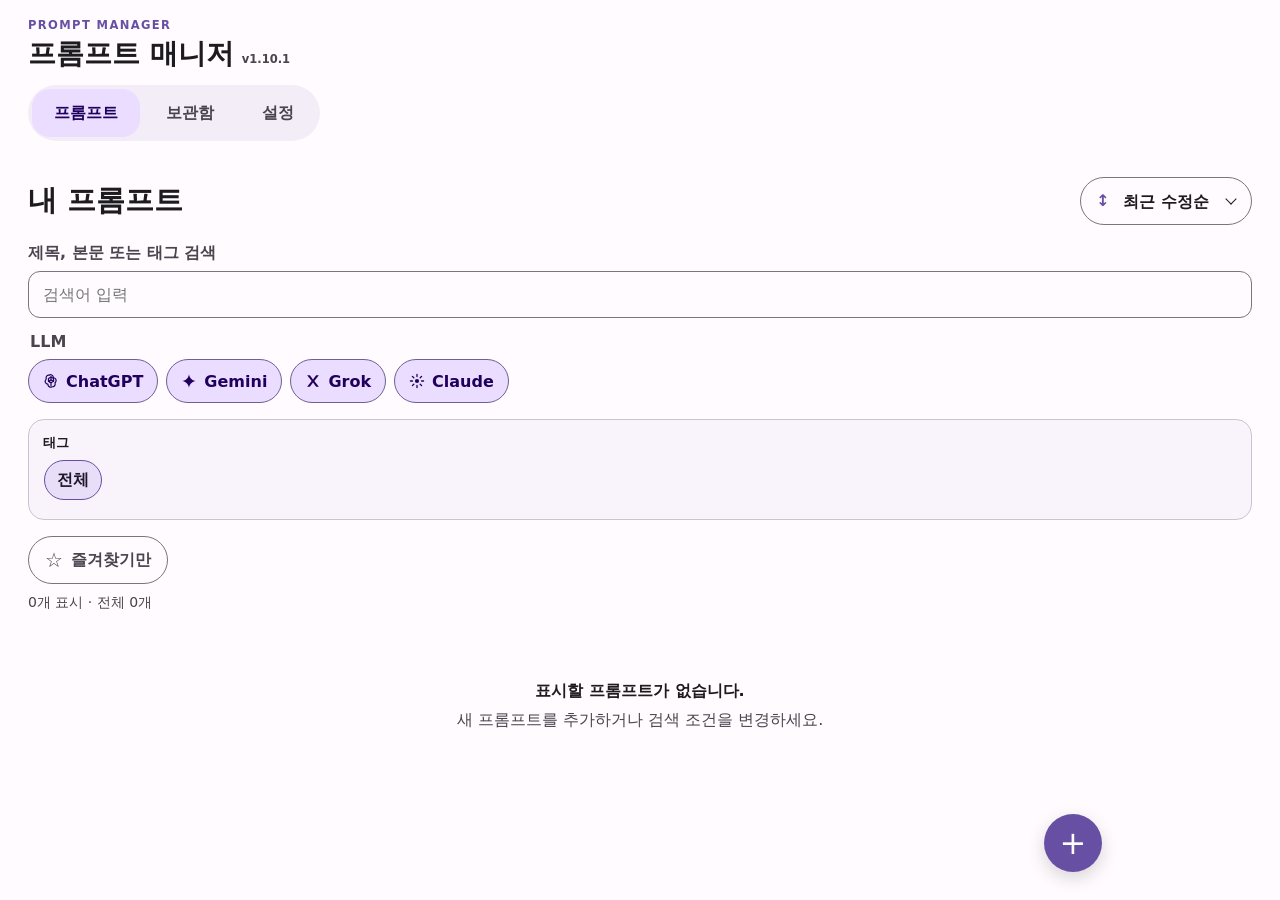
<file: index.html>
<!doctype html>
<html lang="ko">
<head>
  <meta charset="UTF-8">
  <meta name="viewport" content="width=device-width, initial-scale=1, viewport-fit=cover">
  <meta name="theme-color" content="#6750a4">
  <meta name="description" content="여러 LLM의 프롬프트를 기기 안에 저장하고 관리하는 오프라인 PWA">
  <meta name="apple-mobile-web-app-capable" content="yes">
  <meta name="apple-mobile-web-app-status-bar-style" content="default">
  <meta name="apple-mobile-web-app-title" content="프롬프트 매니저">
  <title>Prompt Manager</title>
  <link rel="manifest" href="./manifest.webmanifest?v=1.10.1">
  <link rel="icon" href="./icons/icon.svg" type="image/svg+xml">
  <link rel="apple-touch-icon" href="./icons/icon.svg">
  <link rel="stylesheet" href="./styles.css?v=1.10.1">
  <link rel="stylesheet" href="./fixes.css?v=1.10.1">
  <link rel="stylesheet" href="./detail-layout.css?v=1.10.1">
  <link rel="stylesheet" href="./archive-grouping.css?v=1.10.1" data-archive-grouping-style>
  <link rel="stylesheet" href="./image-viewer-fit.css?v=1.10.1">
  <link rel="stylesheet" href="./tag-ui-fixes.css?v=1.10.1">
  <link rel="stylesheet" href="./favorite-editor-ui.css?v=1.10.1">
</head>
<body>
  <div class="app-shell">
    <header class="top-app-bar">
      <div>
        <p class="eyebrow">Prompt Manager</p>
        <div class="app-title-row">
          <h1>프롬프트 매니저</h1>
          <span class="app-version-badge" aria-label="앱 버전 1.10.1">v1.10.1</span>
        </div>
      </div>
      <button id="installButton" class="icon-button hidden" type="button" aria-label="앱 설치" title="앱 설치">↓</button>
    </header>

    <nav class="navigation" aria-label="주요 화면">
      <button class="nav-item active" type="button" data-route="library" aria-current="page">보관함</button>
      <button class="nav-item" type="button" data-route="settings">설정</button>
    </nav>

    <main>
      <section id="libraryScreen" class="screen active" aria-labelledby="libraryHeading">
        <div class="screen-heading">
          <div>
            <h2 id="libraryHeading">내 프롬프트</h2>
            <p id="promptCount" class="supporting-text">0개</p>
          </div>
          <button id="addPromptButton" class="filled-button" type="button">새 프롬프트</button>
        </div>

        <div class="search-box">
          <label for="searchInput">제목, 본문 또는 태그 검색</label>
          <input id="searchInput" type="search" autocomplete="off" placeholder="검색어 입력">
        </div>

        <div class="filter-grid" aria-label="목록 필터와 정렬">
          <fieldset class="llm-filter-field">
            <legend>LLM</legend>
            <div id="llmFilterButtons" class="llm-filter-buttons" role="group" aria-label="LLM 조회 조건">
              <button class="llm-filter-button active" type="button" data-llm-filter="CHATGPT" aria-pressed="true">ChatGPT</button>
              <button class="llm-filter-button active" type="button" data-llm-filter="GEMINI" aria-pressed="true">Gemini</button>
              <button class="llm-filter-button active" type="button" data-llm-filter="GROK" aria-pressed="true">Grok</button>
              <button class="llm-filter-button active" type="button" data-llm-filter="CLAUDE" aria-pressed="true">Claude</button>
            </div>
            <select id="llmFilter" class="visually-hidden" tabindex="-1" aria-hidden="true">
              <option value="ALL" selected>전체</option>
            </select>
          </fieldset>
          <div class="list-options">
            <label class="sort-field">
              <span>정렬</span>
              <select id="sortOrder">
                <option value="UPDATED_DESC">최근 수정순</option>
                <option value="CREATED_DESC">최근 생성순</option>
                <option value="TITLE_ASC">제목순</option>
              </select>
            </label>
            <label class="checkbox-field">
              <input id="favoritesOnly" type="checkbox">
              <span>즐겨찾기만</span>
            </label>
          </div>
        </div>

        <div id="promptList" class="prompt-list" aria-live="polite"></div>
        <div id="emptyState" class="empty-state hidden">
          <strong>표시할 프롬프트가 없습니다.</strong>
          <p>새 프롬프트를 추가하거나 검색 조건을 변경하세요.</p>
        </div>
      </section>

      <section id="settingsScreen" class="screen" aria-labelledby="settingsHeading">
        <div class="screen-heading">
          <div>
            <h2 id="settingsHeading">설정</h2>
            <p class="supporting-text">데이터는 이 브라우저의 IndexedDB에만 저장됩니다.</p>
          </div>
        </div>

        <div class="settings-stack">
          <section class="card" aria-labelledby="themeHeading">
            <h3 id="themeHeading">테마</h3>
            <div class="radio-group">
              <label><input type="radio" name="theme" value="system" checked> 시스템 설정</label>
              <label><input type="radio" name="theme" value="light"> 라이트</label>
              <label><input type="radio" name="theme" value="dark"> 다크</label>
            </div>
          </section>

          <section class="card" aria-labelledby="llmSettingsHeading">
            <h3 id="llmSettingsHeading">LLM</h3>
            <p class="supporting-text">기본 LLM 외에 직접 사용할 LLM을 추가할 수 있습니다. 이름은 10자까지 입력할 수 있습니다.</p>
            <form id="customLlmForm" class="custom-llm-form">
              <label for="customLlmNameInput">
                <span>LLM 이름</span>
                <input id="customLlmNameInput" type="text" autocomplete="off" maxlength="10" placeholder="예: Perplexity" required>
              </label>
              <div class="custom-llm-form-row">
                <small id="customLlmNameCount">0 / 10자</small>
                <button class="filled-button" type="submit">추가</button>
              </div>
            </form>
            <div id="customLlmList" class="custom-llm-list" aria-live="polite"></div>
          </section>

          <section class="card" aria-labelledby="backupHeading">
            <h3 id="backupHeading">백업 및 복원</h3>
            <p class="supporting-text">첨부 이미지를 포함한 JSON 백업 파일을 정기적으로 보관하세요.</p>
            <div class="button-row wrap">
              <button id="exportButton" class="outlined-button" type="button">JSON 백업</button>
              <button id="restoreButton" class="outlined-button" type="button">JSON 복원</button>
            </div>
            <label>
              <span>복원 방식</span>
              <select id="restoreMode">
                <option value="DEDUPLICATE">중복 제외 후 추가</option>
                <option value="APPEND">기존 데이터에 추가</option>
                <option value="REPLACE">기존 데이터 삭제 후 전체 복원</option>
              </select>
            </label>
            <input id="restoreFileInput" class="visually-hidden" type="file" accept="application/json,.json">
          </section>

          <section class="card" aria-labelledby="storageHeading">
            <h3 id="storageHeading">로컬 저장소</h3>
            <p id="storageSummary" class="supporting-text">저장소 정보를 불러오는 중입니다.</p>
            <button id="persistStorageButton" class="outlined-button" type="button">저장소 유지 요청</button>
          </section>

          <section class="card" aria-labelledby="aboutHeading">
            <h3 id="aboutHeading">앱 정보</h3>
            <dl class="info-list">
              <div><dt>버전</dt><dd>v1.10.1</dd></div>
              <div><dt>지원 LLM</dt><dd id="supportedLlmsValue">ChatGPT · Gemini · Grok · Claude</dd></div>
              <div><dt>네트워크 전송</dt><dd>없음</dd></div>
              <div><dt>데이터 위치</dt><dd>현재 기기 브라우저</dd></div>
            </dl>
          </section>
        </div>
      </section>
    </main>
  </div>

  <dialog id="editorDialog" class="dialog">
    <form id="promptForm" method="dialog">
      <div class="dialog-header">
        <div>
          <p class="eyebrow">Prompt Editor</p>
          <h2 id="editorTitle">새 프롬프트</h2>
        </div>
        <button id="closeEditorButton" class="icon-button" type="button" aria-label="편집 닫기">×</button>
      </div>
      <div class="dialog-content form-card">
        <div class="editor-options-row">
          <label class="editor-llm-field">
            <span>LLM 종류</span>
            <select id="promptLlm" required>
              <option value="CHATGPT">ChatGPT</option>
              <option value="GEMINI">Gemini</option>
              <option value="GROK">Grok</option>
              <option value="CLAUDE">Claude</option>
            </select>
          </label>
        </div>
        <input id="promptFavoriteInput" class="visually-hidden" type="checkbox" tabindex="-1" aria-hidden="true">
        <label>
          <span>제목</span>
          <input id="promptTitleInput" type="text" autocomplete="off" maxlength="50" required>
          <small id="titleCount">0 / 50자</small>
        </label>
        <div class="content-editor-field">
          <div class="field-label-row">
            <label for="promptContentInput">본문</label>
            <div class="field-action-buttons" aria-label="본문 입력 도구">
              <button id="clearPromptContentButton" class="field-icon-button" type="button" aria-label="본문 전체 지우기" title="본문 전체 지우기">
                <svg viewBox="0 0 24 24" aria-hidden="true" focusable="false">
                  <path d="M4 7h16M9 7V4h6v3M7 7l1 13h8l1-13M10 11v5M14 11v5"></path>
                </svg>
              </button>
              <button id="pastePromptContentButton" class="field-icon-button" type="button" aria-label="클립보드 내용 붙여넣기" title="클립보드 내용 붙여넣기">
                <svg viewBox="0 0 24 24" aria-hidden="true" focusable="false">
                  <path d="M9 5h6M9 3h6v4H9zM8 5H6a2 2 0 0 0-2 2v12a2 2 0 0 0 2 2h8M16 13v8M12 17h8"></path>
                </svg>
              </button>
            </div>
          </div>
          <textarea id="promptContentInput" rows="7" required></textarea>
        </div>

        <section class="image-attachment-field" aria-labelledby="imageAttachmentLabel">
          <div class="image-attachment-header">
            <div>
              <span id="imageAttachmentLabel">이미지 첨부</span>
              <small id="editorImageCount">0 / 20장</small>
              <small class="image-attachment-hint">드래그로 순서 변경 · 눌러 상세 보기</small>
            </div>
            <button id="addPromptImagesButton" class="outlined-button compact-button" type="button">이미지 추가</button>
          </div>
          <input id="promptImageInput" class="visually-hidden" type="file" accept="image/*" multiple>
          <div id="editorImageList" class="editor-image-list" aria-live="polite"></div>
          <p id="editorImageEmpty" class="image-empty-message">이미지를 최대 20장까지 첨부할 수 있습니다.</p>
        </section>
      </div>
      <div class="dialog-actions">
        <button id="cancelEditorButton" class="text-button" type="button">취소</button>
        <button class="filled-button" type="submit">저장</button>
      </div>
    </form>
  </dialog>

  <dialog id="detailDialog" class="dialog">
    <article>
      <div class="dialog-header">
        <div>
          <div class="detail-heading-meta">
            <span id="detailLlm" class="llm-badge">ChatGPT</span>
            <span id="detailVersion" class="prompt-version">v1</span>
          </div>
          <h2 id="detailTitle"></h2>
        </div>
        <button id="closeDetailButton" class="icon-button" type="button" aria-label="상세 닫기">×</button>
      </div>
      <div class="dialog-content">
        <p id="detailDates" class="supporting-text"></p>
        <pre id="detailContent" class="prompt-content"></pre>
        <section id="detailImagesSection" class="detail-images-section" aria-labelledby="detailImagesHeading" hidden>
          <h3 id="detailImagesHeading">첨부 이미지</h3>
          <div id="detailImageStrip" class="detail-image-strip" aria-label="첨부 이미지 썸네일"></div>
        </section>
      </div>
      <div class="dialog-actions spread">
        <button id="deletePromptButton" class="danger-button" type="button">삭제</button>
        <div class="button-row">
          <button id="favoritePromptButton" class="outlined-button" type="button">즐겨찾기</button>
          <button id="editPromptButton" class="filled-button" type="button">수정</button>
          <button id="copyPromptButton" class="outlined-button" type="button">복사</button>
          <button id="duplicatePromptButton" class="outlined-button" type="button">복제</button>
        </div>
      </div>
    </article>
  </dialog>

  <dialog id="imageViewerDialog" class="image-viewer-dialog" aria-label="첨부 이미지 확대 보기">
    <button id="closeImageViewerButton" class="image-viewer-close" type="button" aria-label="이미지 닫기" title="닫기">×</button>
    <div id="imageViewerStage" class="image-viewer-stage">
      <img id="imageViewerImage" alt="">
    </div>
    <p id="imageViewerCaption" class="image-viewer-caption" aria-hidden="true"></p>
  </dialog>

  <div id="snackbar" class="snackbar" role="status" aria-live="polite"></div>
  <script type="module" src="./update-manager.js?v=1.10.1"></script>
  <script type="module" src="./app.js?v=1.10.1"></script>
  <script type="module" src="./card-favorite.js?v=1.10.1"></script>
  <script type="module" src="./llm-filter.js?v=1.10.1"></script>
  <script type="module" src="./editor-tools.js?v=1.10.1"></script>
  <script type="module" src="./navigation.js?v=1.10.1"></script>
  <script type="module" src="./ui-enhancements.js?v=1.10.1"></script>
  <script type="module" src="./archive-llm-filter.js?v=1.10.1"></script>
  <script src="./version-display.js?v=1.10.1"></script>
</body>
</html>
</file>
<file: styles.css>
:root {
  color-scheme: light dark;
  --primary: #6750a4;
  --on-primary: #ffffff;
  --primary-container: #eaddff;
  --on-primary-container: #21005d;
  --surface: #fffbfe;
  --surface-container: #f3edf7;
  --surface-container-high: #ece6f0;
  --on-surface: #1d1b20;
  --on-surface-variant: #49454f;
  --outline: #79747e;
  --error: #b3261e;
  --shadow: rgba(0, 0, 0, 0.16);
  --radius: 18px;
  --safe-bottom: env(safe-area-inset-bottom, 0px);
  font-family: system-ui, -apple-system, BlinkMacSystemFont, "Segoe UI", sans-serif;
}

:root[data-theme="dark"] {
  --primary: #d0bcff;
  --on-primary: #381e72;
  --primary-container: #4f378b;
  --on-primary-container: #eaddff;
  --surface: #141218;
  --surface-container: #211f26;
  --surface-container-high: #2b2930;
  --on-surface: #e6e0e9;
  --on-surface-variant: #cac4d0;
  --outline: #938f99;
  --error: #f2b8b5;
  --shadow: rgba(0, 0, 0, 0.45);
}

* { box-sizing: border-box; }
html {
  max-width: 100%;
  overflow-x: hidden;
  background: var(--surface);
}
body {
  margin: 0;
  min-width: 280px;
  min-height: 100vh;
  background: var(--surface);
  color: var(--on-surface);
  max-width: 100%;
  overflow-x: hidden;
}
button, input, textarea, select { font: inherit; }
button { min-height: 48px; }
button, select, input, textarea { border-radius: 12px; }
button:focus-visible, input:focus-visible, textarea:focus-visible, select:focus-visible {
  outline: 3px solid color-mix(in srgb, var(--primary) 45%, transparent);
  outline-offset: 2px;
}

.app-shell { max-width: 980px; margin: 0 auto; padding-bottom: calc(88px + var(--safe-bottom)); }
.top-app-bar {
  display: flex;
  align-items: center;
  justify-content: space-between;
  min-height: 80px;
  padding: 18px 20px 12px;
  position: sticky;
  top: 0;
  z-index: 10;
  background: color-mix(in srgb, var(--surface) 92%, transparent);
  backdrop-filter: blur(18px);
}
h1, h2, h3, p { margin-top: 0; }
h1 { margin-bottom: 0; font-size: clamp(1.35rem, 5vw, 1.75rem); }
h2 { margin-bottom: 4px; font-size: clamp(1.35rem, 5vw, 1.8rem); }
h3 { margin-bottom: 10px; }
.eyebrow { margin-bottom: 3px; color: var(--primary); font-size: .72rem; font-weight: 800; letter-spacing: .12em; text-transform: uppercase; }
.supporting-text { color: var(--on-surface-variant); margin-bottom: 0; line-height: 1.5; }

.navigation {
  position: fixed;
  z-index: 20;
  bottom: 0;
  left: 0;
  right: 0;
  display: grid;
  grid-template-columns: repeat(2, 1fr);
  gap: 4px;
  padding: 8px max(12px, env(safe-area-inset-left)) calc(8px + var(--safe-bottom)) max(12px, env(safe-area-inset-right));
  background: var(--surface-container);
  border-top: 1px solid color-mix(in srgb, var(--outline) 24%, transparent);
}
.nav-item { border: 0; background: transparent; color: var(--on-surface-variant); font-weight: 700; }
.nav-item.active { background: var(--primary-container); color: var(--on-primary-container); border-radius: 18px; }

.screen { display: none; padding: 12px 18px 32px; }
.screen.active { display: block; }
.screen-heading { display: flex; align-items: flex-start; justify-content: space-between; gap: 16px; margin: 14px 0 18px; }
.screen-heading > div { min-width: 0; }

.card {
  background: var(--surface-container);
  border-radius: var(--radius);
  padding: 18px;
  box-shadow: 0 1px 2px var(--shadow);
}
.settings-stack { display: grid; gap: 14px; }
.form-card { display: grid; gap: 16px; }
.filter-grid { display: grid; grid-template-columns: minmax(0, 1fr) minmax(0, 1fr); gap: 12px; margin: 14px 0 18px; }
.filter-grid .checkbox-field { grid-column: 1 / -1; }

label { display: grid; gap: 7px; color: var(--on-surface-variant); font-weight: 700; }
input, textarea, select {
  width: 100%;
  color: var(--on-surface);
  background: var(--surface);
  border: 1px solid var(--outline);
  padding: 13px 14px;
}
textarea { resize: vertical; line-height: 1.55; }
small { color: var(--on-surface-variant); font-weight: 500; }
.search-box { display: grid; gap: 7px; }
.checkbox-field { display: flex; align-items: center; min-height: 48px; gap: 10px; }
.checkbox-field input { width: 22px; height: 22px; accent-color: var(--primary); }
.radio-group { display: grid; gap: 4px; }
.radio-group label { display: flex; align-items: center; gap: 10px; min-height: 48px; }
.radio-group input { width: 22px; height: 22px; accent-color: var(--primary); }

.filled-button, .outlined-button, .text-button, .danger-button, .icon-button {
  border: 0;
  padding: 0 18px;
  cursor: pointer;
  font-weight: 750;
}
.filled-button { background: var(--primary); color: var(--on-primary); }
.outlined-button { background: transparent; color: var(--primary); border: 1px solid var(--outline); }
.text-button { background: transparent; color: var(--primary); }
.danger-button { background: transparent; color: var(--error); border: 1px solid color-mix(in srgb, var(--error) 60%, transparent); }
.icon-button { width: 48px; padding: 0; border-radius: 50%; background: transparent; color: var(--on-surface); font-size: 1.6rem; }
.button-row { display: flex; justify-content: flex-end; gap: 10px; }
.button-row.wrap { flex-wrap: wrap; justify-content: flex-start; }

.prompt-list { display: grid; gap: 12px; }
.prompt-card {
  width: 100%;
  text-align: left;
  color: inherit;
  background: var(--surface-container);
  border: 1px solid transparent;
  border-radius: var(--radius);
  padding: 16px;
  cursor: pointer;
}
.prompt-card:hover { border-color: color-mix(in srgb, var(--primary) 50%, transparent); }
.prompt-card-header { display: flex; justify-content: space-between; align-items: flex-start; gap: 12px; }
.prompt-card h3 { margin: 8px 0 7px; white-space: nowrap; overflow: hidden; text-overflow: ellipsis; }
.prompt-preview { margin: 0; color: var(--on-surface-variant); display: -webkit-box; -webkit-line-clamp: 3; -webkit-box-orient: vertical; overflow: hidden; line-height: 1.45; white-space: pre-wrap; }
.prompt-meta { margin-top: 12px; color: var(--on-surface-variant); font-size: .82rem; }
.favorite-mark { color: var(--primary); font-size: 1.35rem; line-height: 1; }
.llm-badge { display: inline-flex; align-items: center; min-height: 28px; padding: 4px 10px; border-radius: 999px; background: var(--primary-container); color: var(--on-primary-container); font-size: .78rem; font-weight: 800; }
.llm-badge[data-llm="GEMINI"]::before { content: "G · "; }
.llm-badge[data-llm="GROK"]::before { content: "X · "; }
.llm-badge[data-llm="CHATGPT"]::before { content: "C · "; }
.llm-badge[data-llm="CLAUDE"]::before { content: "A · "; }

.empty-state { text-align: center; padding: 54px 18px; color: var(--on-surface-variant); }
.empty-state strong { display: block; color: var(--on-surface); margin-bottom: 8px; }

.dialog {
  width: min(720px, calc(100vw - 24px));
  height: min(900px, calc(100dvh - 24px));
  max-width: calc(100vw - 24px);
  max-height: calc(100dvh - 24px);
  padding: 0;
  overflow: hidden;
  overscroll-behavior: contain;
  color: var(--on-surface);
  background: var(--surface);
  border: 0;
  border-radius: 24px;
  box-shadow: 0 20px 60px var(--shadow);
}
.dialog::backdrop { background: rgba(0, 0, 0, .48); backdrop-filter: blur(3px); }
.dialog form,
.dialog article {
  display: grid;
  grid-template-rows: auto minmax(0, 1fr) auto;
  width: 100%;
  height: 100%;
  min-width: 0;
  min-height: 0;
  overflow: hidden;
}
.dialog-header {
  display: flex;
  flex: 0 0 auto;
  align-items: flex-start;
  justify-content: space-between;
  gap: 16px;
  min-width: 0;
  max-width: 100%;
  padding: 20px 20px 10px;
  overflow: hidden;
  background: var(--surface);
  border-bottom: 1px solid color-mix(in srgb, var(--outline) 18%, transparent);
}
.dialog-header > div {
  flex: 1 1 auto;
  min-width: 0;
  max-width: 100%;
  overflow: hidden;
}
.dialog-header .icon-button { flex: 0 0 48px; }
.dialog-header h2,
.dialog-header .supporting-text {
  max-width: 100%;
  overflow-wrap: anywhere;
  word-break: break-word;
}
.dialog-content {
  min-width: 0;
  min-height: 0;
  max-width: 100%;
  overflow-x: hidden;
  overflow-y: auto;
  overscroll-behavior: contain;
  -webkit-overflow-scrolling: touch;
  padding: 12px 20px 20px;
}
.dialog-actions {
  display: flex;
  flex: 0 0 auto;
  justify-content: flex-end;
  gap: 10px;
  min-width: 0;
  max-width: 100%;
  padding: 12px 20px max(20px, calc(12px + var(--safe-bottom)));
  overflow-x: hidden;
  background: var(--surface);
  border-top: 1px solid color-mix(in srgb, var(--outline) 18%, transparent);
}
.dialog-actions.spread { justify-content: space-between; align-items: center; flex-wrap: wrap; }
.dialog-actions .button-row { min-width: 0; }
.prompt-content {
  display: block;
  width: 100%;
  min-width: 0;
  max-width: 100%;
  margin: 18px 0 0;
  overflow-x: hidden;
  overflow-wrap: anywhere;
  word-break: break-word;
  white-space: pre-wrap;
  font: inherit;
  line-height: 1.65;
  color: var(--on-surface);
}

.info-list { margin: 0; display: grid; gap: 10px; }
.info-list div { display: flex; justify-content: space-between; gap: 20px; }
.info-list dt { color: var(--on-surface-variant); }
.info-list dd { margin: 0; text-align: right; }

.custom-llm-form {
  display: grid;
  gap: 10px;
  margin-top: 14px;
}
.custom-llm-form-row {
  display: grid;
  grid-template-columns: minmax(0, 1fr) auto;
  align-items: center;
  gap: 10px;
}
.custom-llm-form-row .filled-button { min-width: 88px; }
.custom-llm-list {
  display: flex;
  flex-wrap: wrap;
  gap: 8px;
  margin-top: 14px;
}
.custom-llm-chip {
  display: inline-flex;
  align-items: center;
  min-height: 34px;
  padding: 5px 11px;
  border-radius: 999px;
  background: var(--primary-container);
  color: var(--on-primary-container);
  font-size: .86rem;
  font-weight: 750;
}
.custom-llm-empty { width: 100%; }
.llm-badge[data-llm^="CUSTOM:"]::before { content: "+ · "; }

.snackbar {
  position: fixed;
  left: 50%;
  bottom: calc(88px + var(--safe-bottom));
  z-index: 50;
  transform: translate(-50%, 20px);
  width: min(420px, calc(100% - 32px));
  padding: 14px 18px;
  border-radius: 12px;
  background: var(--on-surface);
  color: var(--surface);
  opacity: 0;
  pointer-events: none;
  transition: .2s ease;
  box-shadow: 0 8px 28px var(--shadow);
}
.snackbar.show { opacity: 1; transform: translate(-50%, 0); }
.hidden, .visually-hidden { display: none !important; }
.visually-hidden { position: absolute; width: 1px; height: 1px; overflow: hidden; clip: rect(0, 0, 0, 0); }

@media (min-width: 760px) {
  .app-shell { padding-bottom: 24px; }
  .top-app-bar { padding-inline: 28px; }
  .navigation {
    position: sticky;
    top: 80px;
    width: fit-content;
    margin: 0 28px 10px;
    grid-template-columns: repeat(2, auto);
    border: 0;
    border-radius: 999px;
    padding: 4px;
  }
  .nav-item { padding-inline: 22px; }
  .screen { padding-inline: 28px; }
  .filter-grid { grid-template-columns: 1fr 1fr auto; align-items: end; }
  .filter-grid .checkbox-field { grid-column: auto; padding-bottom: 1px; }
  .snackbar { bottom: 28px; }
}

@media (max-width: 520px) {
  .custom-llm-form-row { grid-template-columns: 1fr; align-items: stretch; }
  .custom-llm-form-row .filled-button { width: 100%; }
  .screen-heading { align-items: stretch; flex-direction: column; }
  .screen-heading .filled-button { width: 100%; }
  .dialog {
    width: calc(100vw - 16px);
    height: calc(100dvh - 16px);
    max-width: calc(100vw - 16px);
    max-height: calc(100dvh - 16px);
    border-radius: 20px;
  }
  .dialog-header { padding: 16px 16px 10px; }
  .dialog-content { padding: 12px 16px 16px; }
  .dialog-actions {
    align-items: stretch;
    padding: 10px 16px max(16px, calc(10px + var(--safe-bottom)));
  }
  .dialog-actions.spread > button,
  .dialog-actions.spread .button-row { width: 100%; }
  .dialog-actions.spread .button-row {
    display: grid;
    grid-template-columns: repeat(3, minmax(0, 1fr));
  }
  .dialog-actions.spread .button-row button {
    min-width: 0;
    padding-inline: 8px;
    white-space: nowrap;
  }
}
</file>
<file: fixes.css>
html,
body {
  width: 100%;
  max-width: 100%;
  overflow-x: hidden;
}

body,
.app-shell,
main,
.screen,
.prompt-list {
  min-width: 0;
  max-width: 100%;
}

.app-shell,
main,
.screen,
.prompt-list {
  width: 100%;
  overflow-x: hidden;
}

.app-title-row {
  display: flex;
  align-items: baseline;
  gap: 8px;
  min-width: 0;
}

.app-title-row h1 {
  min-width: 0;
}

.app-version-badge {
  flex: 0 0 auto;
  color: var(--on-surface-variant);
  font-size: .72rem;
  font-weight: 800;
  white-space: nowrap;
}

.prompt-card {
  display: block;
  width: 100%;
  min-width: 0;
  max-width: 100%;
  inline-size: 100%;
  min-inline-size: 0;
  max-inline-size: 100%;
  overflow: hidden;
  white-space: normal;
}

.prompt-card > *,
.prompt-card-header,
.prompt-card h3,
.prompt-preview,
.prompt-meta {
  min-width: 0;
  max-width: 100%;
}

.prompt-card-header {
  width: 100%;
  overflow: hidden;
}

.prompt-card h3 {
  display: -webkit-box;
  width: 100%;
  overflow: hidden;
  text-overflow: ellipsis;
  white-space: normal;
  -webkit-box-orient: vertical;
  -webkit-line-clamp: 2;
  line-clamp: 2;
  line-height: 1.35;
}

.prompt-preview,
.prompt-meta {
  width: 100%;
  overflow: hidden;
  overflow-wrap: anywhere;
  word-break: break-word;
}

.prompt-preview {
  display: -webkit-box;
  -webkit-box-orient: vertical;
  -webkit-line-clamp: 3;
  line-clamp: 3;
  font-size: .875rem;
}

.llm-badge {
  gap: 6px;
}

.llm-badge::before,
.llm-filter-button::before {
  content: "";
  display: inline-block;
  width: 16px;
  height: 16px;
  flex: 0 0 16px;
  background-color: currentColor;
  -webkit-mask-position: center;
  -webkit-mask-repeat: no-repeat;
  -webkit-mask-size: contain;
  mask-position: center;
  mask-repeat: no-repeat;
  mask-size: contain;
}

.llm-badge[data-llm="CHATGPT"]::before,
.llm-filter-button[data-llm-filter="CHATGPT"]::before {
  content: "";
  -webkit-mask-image: url("./icons/llm-chatgpt.svg");
  mask-image: url("./icons/llm-chatgpt.svg");
}

.llm-badge[data-llm="GEMINI"]::before,
.llm-filter-button[data-llm-filter="GEMINI"]::before {
  content: "";
  -webkit-mask-image: url("./icons/llm-gemini.svg");
  mask-image: url("./icons/llm-gemini.svg");
}

.llm-badge[data-llm="GROK"]::before,
.llm-filter-button[data-llm-filter="GROK"]::before {
  content: "";
  -webkit-mask-image: url("./icons/llm-grok.svg");
  mask-image: url("./icons/llm-grok.svg");
}

.llm-badge[data-llm="CLAUDE"]::before,
.llm-filter-button[data-llm-filter="CLAUDE"]::before {
  content: "";
  -webkit-mask-image: url("./icons/llm-claude.svg");
  mask-image: url("./icons/llm-claude.svg");
}

.filter-grid {
  grid-template-columns: minmax(0, 1fr);
}

.llm-filter-field {
  grid-column: 1;
  min-width: 0;
  margin: 0;
  padding: 0;
  border: 0;
}

.llm-filter-field legend {
  margin-bottom: 8px;
  color: var(--on-surface-variant);
  font-weight: 700;
}

.llm-filter-buttons {
  display: flex;
  flex-wrap: wrap;
  gap: 8px;
  min-width: 0;
}

.llm-filter-button {
  display: inline-flex;
  align-items: center;
  justify-content: center;
  gap: 7px;
  min-height: 44px;
  padding: 0 14px;
  color: var(--on-surface-variant);
  background: transparent;
  border: 1px solid var(--outline);
  border-radius: 999px;
  cursor: pointer;
  font-weight: 750;
  transition: background-color .15s ease, color .15s ease, border-color .15s ease;
}

.llm-filter-button.active,
.llm-filter-button[aria-pressed="true"] {
  color: var(--on-primary-container);
  background: var(--primary-container);
  border-color: color-mix(in srgb, var(--primary) 55%, var(--outline));
}

.llm-filter-button[aria-pressed="false"] {
  opacity: .72;
}

.list-options {
  grid-column: 1;
  display: flex;
  justify-content: flex-end;
  align-items: flex-end;
  gap: 12px;
  min-width: 0;
}

.sort-field {
  flex: 0 0 auto;
  width: max-content;
  max-width: 100%;
}

.sort-field select {
  width: auto;
  min-width: 0;
  max-width: 100%;
}

.list-options .checkbox-field {
  flex: 0 0 auto;
  align-self: end;
  white-space: nowrap;
}

.prompt-meta {
  display: flex;
  align-items: center;
  flex-wrap: wrap;
  gap: 8px;
}

.prompt-version {
  display: inline-flex;
  align-items: center;
  min-height: 22px;
  padding: 2px 7px;
  border-radius: 999px;
  color: var(--on-surface-variant);
  background: color-mix(in srgb, var(--surface-container-high) 82%, transparent);
  font-size: .7rem;
  font-weight: 800;
  line-height: 1;
  white-space: nowrap;
}

.detail-heading-meta {
  display: flex;
  align-items: center;
  flex-wrap: wrap;
  gap: 8px;
  margin-bottom: 8px;
}

.editor-options-row {
  display: grid;
  grid-template-columns: repeat(2, minmax(0, 1fr));
  align-items: end;
  gap: 12px;
  min-width: 0;
}

.editor-llm-field,
.editor-favorite-field {
  width: 100%;
  min-width: 0;
}

.editor-favorite-field {
  justify-content: flex-start;
  min-height: 48px;
  padding: 0 12px;
  border: 1px solid var(--outline);
  border-radius: 12px;
  background: var(--surface);
  color: var(--on-surface);
}

.content-editor-field {
  display: grid;
  gap: 7px;
  min-width: 0;
}

.field-label-row {
  display: flex;
  align-items: center;
  justify-content: space-between;
  gap: 8px;
  min-width: 0;
  color: var(--on-surface-variant);
  font-weight: 700;
}

.field-label-row > label {
  display: block;
  min-width: 0;
  color: inherit;
  font-weight: inherit;
}

.field-action-buttons {
  display: flex;
  flex: 0 0 auto;
  align-items: center;
  gap: 2px;
}

.field-icon-button {
  display: inline-grid;
  place-items: center;
  width: 40px;
  min-width: 40px;
  height: 40px;
  min-height: 40px;
  padding: 0;
  color: var(--primary);
  background: transparent;
  border: 0;
  border-radius: 50%;
  cursor: pointer;
}

.field-icon-button:hover,
.field-icon-button:active {
  background: color-mix(in srgb, var(--primary) 12%, transparent);
}

.field-icon-button svg {
  width: 20px;
  height: 20px;
  fill: none;
  stroke: currentColor;
  stroke-width: 1.8;
  stroke-linecap: round;
  stroke-linejoin: round;
}

.image-attachment-field {
  display: grid;
  gap: 10px;
  min-width: 0;
  padding-top: 2px;
}

.image-attachment-header {
  display: flex;
  align-items: center;
  justify-content: space-between;
  gap: 12px;
  min-width: 0;
}

.image-attachment-header > div {
  display: grid;
  gap: 2px;
  min-width: 0;
  color: var(--on-surface-variant);
  font-weight: 700;
}

.compact-button {
  min-height: 42px;
  padding-inline: 14px;
  white-space: nowrap;
}

.compact-button:disabled {
  opacity: .5;
  cursor: default;
}

.editor-image-list {
  display: grid;
  grid-template-columns: repeat(5, minmax(0, 1fr));
  gap: 8px;
  min-width: 0;
}

.editor-image-item {
  position: relative;
  aspect-ratio: 1;
  min-width: 0;
  overflow: hidden;
  border: 1px solid color-mix(in srgb, var(--outline) 45%, transparent);
  border-radius: 12px;
  background: var(--surface-container);
}

.editor-image-item img {
  display: block;
  width: 100%;
  height: 100%;
  object-fit: cover;
}

.remove-image-button {
  position: absolute;
  top: 4px;
  right: 4px;
  display: inline-grid;
  place-items: center;
  width: 34px;
  min-width: 34px;
  height: 34px;
  min-height: 34px;
  padding: 0;
  border: 0;
  border-radius: 50%;
  background: rgba(0, 0, 0, .68);
  color: #fff;
  cursor: pointer;
  font-size: 1.25rem;
  line-height: 1;
}

.image-empty-message {
  margin: 0;
  color: var(--on-surface-variant);
  font-size: .82rem;
  line-height: 1.45;
}

.detail-images-section {
  margin-top: 22px;
}

.detail-images-section h3 {
  margin-bottom: 10px;
  font-size: 1rem;
}

.detail-image-strip {
  display: flex;
  gap: 10px;
  width: 100%;
  min-width: 0;
  overflow-x: auto;
  overflow-y: hidden;
  padding: 2px 2px 10px;
  scroll-snap-type: x proximity;
  overscroll-behavior-inline: contain;
  -webkit-overflow-scrolling: touch;
}

.detail-image-thumbnail {
  flex: 0 0 112px;
  width: 112px;
  height: 112px;
  min-height: 112px;
  padding: 0;
  overflow: hidden;
  border: 1px solid color-mix(in srgb, var(--outline) 45%, transparent);
  border-radius: 14px;
  background: var(--surface-container);
  cursor: pointer;
  scroll-snap-align: start;
}

.detail-image-thumbnail img {
  display: block;
  width: 100%;
  height: 100%;
  object-fit: cover;
}

.image-viewer-dialog {
  width: 100vw;
  height: 100dvh;
  max-width: 100vw;
  max-height: 100dvh;
  margin: 0;
  padding: 0;
  overflow: hidden;
  border: 0;
  border-radius: 0;
  background: #000;
  color: #fff;
}

.image-viewer-dialog::backdrop {
  background: #000;
}

.image-viewer-close {
  position: fixed;
  top: max(12px, env(safe-area-inset-top));
  right: max(12px, env(safe-area-inset-right));
  z-index: 2;
  display: inline-grid;
  place-items: center;
  width: 48px;
  min-width: 48px;
  height: 48px;
  min-height: 48px;
  padding: 0;
  border: 0;
  border-radius: 50%;
  background: rgba(0, 0, 0, .58);
  color: #fff;
  cursor: pointer;
  font-size: 2rem;
  line-height: 1;
}

.image-viewer-stage {
  display: grid;
  place-items: center;
  width: 100%;
  height: 100%;
  overflow: hidden;
  touch-action: none;
  user-select: none;
  -webkit-user-select: none;
  cursor: grab;
}

.image-viewer-stage:active {
  cursor: grabbing;
}

.image-viewer-stage img {
  display: block;
  max-width: 100%;
  max-height: 100%;
  object-fit: contain;
  transform-origin: center;
  will-change: transform;
  pointer-events: none;
}

.image-viewer-caption {
  position: fixed;
  left: 50%;
  bottom: max(14px, env(safe-area-inset-bottom));
  z-index: 2;
  transform: translateX(-50%);
  width: min(720px, calc(100% - 32px));
  margin: 0;
  padding: 8px 12px;
  overflow: hidden;
  color: #fff;
  background: rgba(0, 0, 0, .58);
  border-radius: 999px;
  font-size: .8rem;
  text-align: center;
  text-overflow: ellipsis;
  white-space: nowrap;
  opacity: 0;
  visibility: hidden;
  pointer-events: none;
  transition: opacity .24s ease, visibility 0s linear .24s;
}

.image-viewer-caption.is-visible {
  opacity: 1;
  visibility: visible;
  transition-delay: 0s;
}

.image-viewer-dialog[data-viewer-zoomed="true"] .image-viewer-caption {
  opacity: 0;
  visibility: hidden;
  transition: none;
}

@media (prefers-reduced-motion: reduce) {
  .image-viewer-caption {
    transition: none;
  }
}

.prompt-card[hidden] {
  display: none !important;
}

@media (max-width: 620px) {
  .editor-image-list {
    grid-template-columns: repeat(3, minmax(0, 1fr));
  }
}

@media (max-width: 520px) {
  .llm-filter-buttons {
    display: grid;
    grid-template-columns: repeat(2, minmax(0, 1fr));
  }

  .llm-filter-button {
    width: 100%;
  }

  .list-options {
    flex-wrap: wrap;
  }

  .dialog-actions.spread .button-row {
    grid-template-columns: repeat(2, minmax(0, 1fr));
  }

  .editor-options-row {
    gap: 8px;
  }

  .editor-favorite-field {
    padding-inline: 8px;
  }

  .detail-image-thumbnail {
    flex-basis: 96px;
    width: 96px;
    height: 96px;
    min-height: 96px;
  }
}


/* v1.10.0 editor image ordering and preview */
.image-attachment-hint {
  font-size: .75rem;
  font-weight: 500;
}

.editor-image-item {
  cursor: grab;
  transition: opacity .12s ease, transform .12s ease, box-shadow .12s ease;
}

.editor-image-item.dragging {
  opacity: .55;
  transform: scale(.97);
}

.editor-image-item.drop-before {
  box-shadow: inset 4px 0 0 var(--primary);
}

.editor-image-item.drop-after {
  box-shadow: inset -4px 0 0 var(--primary);
}

.editor-image-preview {
  display: block;
  width: 100%;
  height: 100%;
  min-height: 0;
  padding: 0;
  overflow: hidden;
  border: 0;
  border-radius: 0;
  background: transparent;
  cursor: zoom-in;
}

.editor-image-drag-handle {
  position: absolute;
  left: 4px;
  bottom: 4px;
  z-index: 3;
  display: inline-grid;
  place-items: center;
  width: 34px;
  min-width: 34px;
  height: 34px;
  min-height: 34px;
  padding: 0;
  border: 0;
  border-radius: 50%;
  background: rgba(0, 0, 0, .68);
  color: #fff;
  cursor: grab;
  font-size: 1.25rem;
  line-height: 1;
  touch-action: none;
  user-select: none;
  -webkit-user-select: none;
}

.editor-image-drag-handle:active {
  cursor: grabbing;
}

.remove-image-button {
  z-index: 3;
}
</file>
<file: detail-layout.css>
#detailDialog .dialog-content {
  display: grid;
  grid-template-rows: auto minmax(0, 1fr) auto;
  gap: 0;
  min-height: 0;
  overflow: hidden;
  padding-bottom: 12px;
}

#detailDialog #detailTitle {
  margin-bottom: 0;
  font-size: 1.125rem;
  font-weight: 700;
  line-height: 1.4;
}

#detailDialog #detailDates {
  margin: 0;
  padding-bottom: 12px;
}

#detailDialog .prompt-content {
  min-height: 0;
  margin: 0;
  padding: 4px 4px 12px 0;
  overflow-x: hidden;
  overflow-y: auto;
  overscroll-behavior: contain;
  -webkit-overflow-scrolling: touch;
  scrollbar-gutter: stable;
}

#detailDialog .detail-images-section {
  min-width: 0;
  margin-top: 0;
  padding-top: 12px;
  background: var(--surface);
  border-top: 1px solid color-mix(in srgb, var(--outline) 18%, transparent);
}

#detailDialog .detail-images-section h3 {
  margin-bottom: 8px;
}

#detailDialog .detail-image-strip {
  padding-bottom: 4px;
}

.navigation {
  grid-template-columns: repeat(3, minmax(0, 1fr));
}

#libraryScreen .screen-heading {
  align-items: flex-end;
}

.library-sort-field {
  flex: 0 0 auto;
  margin-left: auto;
}

.library-sort-field select {
  width: auto;
  min-width: 132px;
}

#addPromptButton.new-prompt-fab {
  position: fixed;
  right: max(20px, env(safe-area-inset-right));
  bottom: calc(88px + var(--safe-bottom) + 16px);
  z-index: 19;
  display: inline-grid;
  place-items: center;
  width: 58px;
  min-width: 58px;
  height: 58px;
  min-height: 58px;
  padding: 0;
  border-radius: 50%;
  font-size: 2rem;
  font-weight: 400;
  line-height: 1;
  box-shadow: 0 6px 18px var(--shadow);
}

.prompt-card-header {
  align-items: center;
}

.prompt-card-primary-meta {
  display: flex;
  flex: 1 1 auto;
  align-items: center;
  flex-wrap: wrap;
  gap: 8px;
  min-width: 0;
}

.prompt-card-primary-meta .prompt-meta {
  width: auto;
  margin-top: 0;
}

.archive-screen-heading {
  align-items: center;
}

.archive-view-controls {
  display: inline-flex;
  flex: 0 0 auto;
  gap: 4px;
  padding: 4px;
  border-radius: 14px;
  background: var(--surface-container);
}

.archive-view-button {
  min-width: 48px;
  min-height: 42px;
  padding: 0 10px;
  border: 0;
  border-radius: 10px;
  color: var(--on-surface-variant);
  background: transparent;
  cursor: pointer;
  font-size: .78rem;
  font-weight: 800;
}

.archive-view-button.active,
.archive-view-button[aria-pressed="true"] {
  color: var(--on-primary-container);
  background: var(--primary-container);
}

.image-archive-grid {
  display: grid;
  grid-template-columns: repeat(3, minmax(0, 1fr));
  gap: 10px;
  width: 100%;
  min-width: 0;
}

.image-archive-grid[data-columns="2"] {
  grid-template-columns: repeat(2, minmax(0, 1fr));
}

.image-archive-grid[data-columns="4"] {
  grid-template-columns: repeat(4, minmax(0, 1fr));
  gap: 8px;
}

.image-archive-item {
  position: relative;
  display: block;
  width: 100%;
  min-width: 0;
  min-height: 0;
  aspect-ratio: 1;
  padding: 0;
  overflow: hidden;
  border: 1px solid color-mix(in srgb, var(--outline) 35%, transparent);
  border-radius: 14px;
  background: var(--surface-container);
  cursor: pointer;
}

.image-archive-item img {
  display: block;
  width: 100%;
  height: 100%;
  object-fit: cover;
  transition: transform .18s ease;
}

.image-archive-item:hover img {
  transform: scale(1.025);
}

.image-archive-caption {
  position: absolute;
  left: 0;
  right: 0;
  bottom: 0;
  padding: 18px 8px 7px;
  overflow: hidden;
  color: #fff;
  background: linear-gradient(transparent, rgba(0, 0, 0, .72));
  font-size: .72rem;
  font-weight: 750;
  line-height: 1.25;
  text-align: left;
  text-overflow: ellipsis;
  white-space: nowrap;
}

@media (min-width: 760px) {
  .navigation {
    grid-template-columns: repeat(3, auto);
  }

  #addPromptButton.new-prompt-fab {
    right: max(32px, calc((100vw - 980px) / 2 + 28px));
    bottom: 28px;
  }
}

@media (max-width: 520px) {
  #libraryScreen .screen-heading {
    display: grid;
    grid-template-columns: minmax(0, 1fr) auto;
    align-items: end;
  }

  #libraryScreen .screen-heading > div:first-child {
    grid-column: 1;
  }

  .library-sort-field {
    grid-column: 2;
    margin-left: 0;
  }

  .library-sort-field select {
    min-width: 124px;
  }

  #addPromptButton.new-prompt-fab {
    width: 58px;
    min-width: 58px;
    height: 58px;
    min-height: 58px;
  }

  .archive-screen-heading {
    display: flex;
    flex-direction: row;
    align-items: center;
  }

  .archive-view-controls {
    margin-left: auto;
  }

  .archive-view-button {
    min-width: 44px;
    padding-inline: 8px;
  }
}
</file>
<file: archive-grouping.css>
#archiveScreen .archive-screen-heading {
  display: grid;
  grid-template-columns: minmax(0, 1fr);
  align-items: start;
  gap: 12px;
  width: 100%;
  margin-bottom: 14px;
}

#archiveScreen .archive-screen-heading > div:first-child {
  width: 100%;
  min-width: 0;
}

#archiveHeading {
  margin: 0 0 3px;
  white-space: nowrap;
  word-break: keep-all;
  overflow-wrap: normal;
}

#archiveImageCount {
  max-width: 100%;
  white-space: normal;
  word-break: keep-all;
  overflow-wrap: normal;
}

.archive-llm-filter-field {
  min-width: 0;
  margin: 0;
  padding: 0;
  border: 0;
}

.archive-llm-filter-field legend {
  margin-bottom: 7px;
  padding: 0;
  color: var(--on-surface-variant);
  font-size: .78rem;
  font-weight: 800;
}

.archive-llm-filter-buttons {
  display: grid;
  grid-template-columns: repeat(4, minmax(0, 1fr));
  gap: 6px;
  width: 100%;
  min-width: 0;
}

.archive-llm-filter-button {
  min-width: 0;
  min-height: 44px;
  padding: 0 8px;
  overflow: hidden;
  border: 1px solid color-mix(in srgb, var(--outline) 38%, transparent);
  border-radius: 12px;
  color: var(--on-surface-variant);
  background: var(--surface-container);
  cursor: pointer;
  font-size: .78rem;
  font-weight: 800;
  line-height: 1.2;
  text-overflow: ellipsis;
  white-space: nowrap;
}

.archive-llm-filter-button.active,
.archive-llm-filter-button[aria-pressed="true"] {
  border-color: color-mix(in srgb, var(--primary) 52%, transparent);
  color: var(--on-primary-container);
  background: var(--primary-container);
}

.archive-toolbar {
  display: grid;
  grid-template-columns: minmax(0, 1fr) minmax(0, 1.35fr);
  align-items: stretch;
  gap: 8px;
  width: 100%;
  min-width: 0;
}

.archive-mode-controls,
.archive-view-controls {
  display: flex;
  width: 100%;
  min-width: 0;
  gap: 4px;
  padding: 4px;
  border-radius: 14px;
  background: var(--surface-container);
}

.archive-mode-button,
.archive-view-button {
  flex: 1 1 0;
  min-width: 0;
  min-height: 44px;
  padding: 0 6px;
  border: 0;
  border-radius: 10px;
  color: var(--on-surface-variant);
  background: transparent;
  cursor: pointer;
  font-size: .78rem;
  font-weight: 800;
  line-height: 1.2;
  white-space: nowrap;
}

.archive-mode-button.active,
.archive-mode-button[aria-pressed="true"],
.archive-view-button.active,
.archive-view-button[aria-pressed="true"] {
  color: var(--on-primary-container);
  background: var(--primary-container);
}

#archiveScreen .image-archive-grid {
  align-content: start;
  margin-top: 0;
}

.image-archive-item[hidden],
.archive-prompt-group[hidden] {
  display: none !important;
}

.image-archive-grid[data-mode="GROUPED"] {
  display: grid;
  grid-template-columns: minmax(0, 1fr);
  gap: 16px;
}

.archive-prompt-group {
  min-width: 0;
  padding: 14px;
  border: 1px solid color-mix(in srgb, var(--outline) 26%, transparent);
  border-radius: 18px;
  background: var(--surface-container);
}

.archive-prompt-group-header {
  display: flex;
  align-items: center;
  justify-content: space-between;
  gap: 12px;
  min-width: 0;
  margin-bottom: 10px;
}

.archive-prompt-group-header h3 {
  min-width: 0;
  margin: 0;
  overflow: hidden;
  font-size: 1rem;
  line-height: 1.4;
  text-overflow: ellipsis;
  white-space: nowrap;
}

.archive-prompt-group-count {
  flex: 0 0 auto;
  padding: 3px 8px;
  border-radius: 999px;
  color: var(--on-surface-variant);
  background: var(--surface-container-high);
  font-size: .72rem;
  font-weight: 800;
  white-space: nowrap;
}

.archive-prompt-group-grid {
  display: grid;
  grid-template-columns: repeat(3, minmax(0, 1fr));
  gap: 10px;
  min-width: 0;
}

.image-archive-grid[data-columns="2"] .archive-prompt-group-grid {
  grid-template-columns: repeat(2, minmax(0, 1fr));
}

.image-archive-grid[data-columns="4"] .archive-prompt-group-grid {
  grid-template-columns: repeat(4, minmax(0, 1fr));
  gap: 8px;
}

.image-archive-grid[data-mode="GROUPED"] .image-archive-item {
  background: var(--surface);
}

@media (max-width: 520px) {
  #archiveScreen {
    padding-top: 8px;
  }

  #archiveScreen .archive-screen-heading {
    margin-top: 8px;
  }

  .archive-llm-filter-buttons {
    grid-template-columns: repeat(2, minmax(0, 1fr));
  }

  .archive-prompt-group {
    padding: 12px;
  }
}

@media (max-width: 380px) {
  .archive-toolbar {
    grid-template-columns: minmax(0, 1fr);
  }
}


.archive-load-more-indicator {
  display: flex;
  min-height: 46px;
  align-items: center;
  justify-content: center;
  padding: 4px 0 2px;
}

.archive-load-more-indicator[hidden] {
  display: none !important;
}

.archive-swipe-cue {
  display: grid;
  width: 42px;
  height: 42px;
  place-items: center;
  border-radius: 999px;
  color: var(--primary);
  background: color-mix(in srgb, var(--primary-container) 72%, transparent);
  box-shadow: 0 4px 14px color-mix(in srgb, var(--primary) 12%, transparent);
  animation: archive-swipe-cue-float 1.55s ease-in-out infinite;
}

.archive-swipe-cue svg {
  width: 24px;
  height: 28px;
  fill: none;
  stroke: currentColor;
  stroke-width: 2.2;
  stroke-linecap: round;
  stroke-linejoin: round;
}

.archive-swipe-cue path:first-child {
  opacity: .52;
}

@keyframes archive-swipe-cue-float {
  0%, 100% {
    transform: translateY(4px);
    opacity: .58;
  }
  50% {
    transform: translateY(-5px);
    opacity: 1;
  }
}

@media (prefers-reduced-motion: reduce) {
  .archive-swipe-cue {
    animation: none;
  }
}
</file>
<file: image-viewer-fit.css>
.image-viewer-dialog {
  position: fixed;
  inset: 0;
  width: 100dvw;
  height: 100dvh;
  max-width: none;
  max-height: none;
  margin: 0;
  overflow: hidden;
}

.image-viewer-stage {
  position: absolute;
  inset:
    env(safe-area-inset-top, 0px)
    env(safe-area-inset-right, 0px)
    env(safe-area-inset-bottom, 0px)
    env(safe-area-inset-left, 0px);
  display: grid;
  place-items: center;
  width: auto;
  height: auto;
  min-width: 0;
  min-height: 0;
  overflow: hidden;
}

.image-viewer-stage img {
  grid-area: 1 / 1;
  display: block;
  width: auto;
  height: auto;
  min-width: 0;
  min-height: 0;
  max-width: 100%;
  max-height: 100%;
  object-fit: contain;
  object-position: center;
  transform-origin: center center;
}

@supports not (height: 100dvh) {
  .image-viewer-dialog {
    width: 100vw;
    height: 100vh;
  }
}
</file>
<file: tag-ui-fixes.css>
/* v1.1.3: tag layout spacing and compact editor chips */
@import url("./prompt-organization-backup.css?v=1.1.3");

#libraryScreen .organization-filters {
  margin-top: 16px;
}

#detailDialog .dialog-content {
  grid-template-rows: auto auto minmax(0, 1fr) auto;
}

#detailDialog #detailDates {
  grid-row: 1;
}

#detailDialog #detailOrganization {
  grid-row: 2;
  min-width: 0;
  margin: 0;
  padding: 0 0 12px;
  align-self: start;
}

#detailDialog #detailOrganization[hidden] {
  display: none;
}

#detailDialog #detailContent {
  grid-row: 3;
}

#detailDialog #detailImagesSection {
  grid-row: 4;
}

#editorDialog .prompt-organization-editor {
  gap: 10px;
  padding: 12px;
}

#editorDialog .tag-editor-field {
  gap: 6px;
  min-width: 0;
}

#editorDialog .prompt-tag-chips {
  gap: 5px;
  min-height: 0;
}

#editorDialog .editable-tag-chip {
  min-height: 30px;
  gap: 2px;
  padding: 3px 3px 3px 9px;
  font-size: 0.78rem;
  line-height: 1.1;
}

#editorDialog .editable-tag-chip button {
  flex: 0 0 24px;
  width: 24px;
  min-width: 24px;
  height: 24px;
  min-height: 24px;
  padding: 0;
  line-height: 1;
}

#editorDialog #promptTagInput {
  min-height: 44px;
  padding-block: 10px;
}

#editorDialog .tag-editor-field > small {
  line-height: 1.35;
}

@media (max-width: 520px) {
  #editorDialog .prompt-organization-editor {
    padding: 10px;
  }
}
</file>
<file: favorite-editor-ui.css>
#promptForm .dialog-content.form-card {
  gap: 10px;
}

#promptForm .editor-options-row {
  grid-template-columns: minmax(0, 1fr);
  gap: 0;
}

#promptForm .editor-llm-field,
#promptForm .form-card > label,
#promptForm .content-editor-field {
  gap: 5px;
}

#promptForm .field-action-buttons {
  gap: 0;
}

#promptForm .field-icon-button {
  width: 36px;
  min-width: 36px;
  height: 36px;
  min-height: 36px;
}

#promptForm .prompt-organization-editor {
  gap: 8px;
  padding: 10px 12px;
  border-radius: 14px;
}

#promptForm .prompt-organization-editor .tag-editor-field {
  gap: 5px;
}

#promptForm .prompt-organization-editor input {
  padding-block: 10px;
}

#promptForm .prompt-organization-editor small {
  line-height: 1.3;
}

#promptForm .image-attachment-field {
  gap: 6px;
  padding-top: 0;
}

#promptForm .image-attachment-header {
  gap: 8px;
}

#promptForm .image-attachment-header > div {
  gap: 0;
}

#promptForm .compact-button {
  min-height: 40px;
}

.prompt-card-header {
  position: relative;
  min-height: 40px;
  padding-right: 46px;
  overflow: visible;
}

.prompt-card .favorite-mark[data-card-favorite="true"] {
  position: absolute;
  top: 0;
  right: 0;
  display: grid;
  place-items: center;
  width: 40px;
  min-width: 40px;
  height: 40px;
  min-height: 40px;
  padding: 0;
  border-radius: 50%;
  background: color-mix(in srgb, var(--surface-container-high) 72%, transparent);
  color: var(--on-surface-variant);
  cursor: pointer;
  font-size: 1.55rem;
  font-weight: 700;
  line-height: 1;
  user-select: none;
  -webkit-user-select: none;
  -webkit-tap-highlight-color: transparent;
}

.prompt-card .favorite-mark[data-card-favorite="true"].active {
  background: color-mix(in srgb, var(--primary-container) 78%, transparent);
  color: var(--primary);
}

.prompt-card .favorite-mark[data-card-favorite="true"]:active {
  transform: scale(.94);
}

.prompt-card .favorite-mark[data-card-favorite="true"]:focus-visible {
  outline: 3px solid color-mix(in srgb, var(--primary) 45%, transparent);
  outline-offset: 2px;
}

@media (max-width: 520px) {
  #editorDialog .dialog-header {
    padding: 14px 16px 8px;
  }

  #promptForm .dialog-content.form-card {
    gap: 9px;
    padding: 8px 16px 12px;
  }

  #promptForm .prompt-organization-editor {
    padding: 9px 11px;
  }
}
</file>
